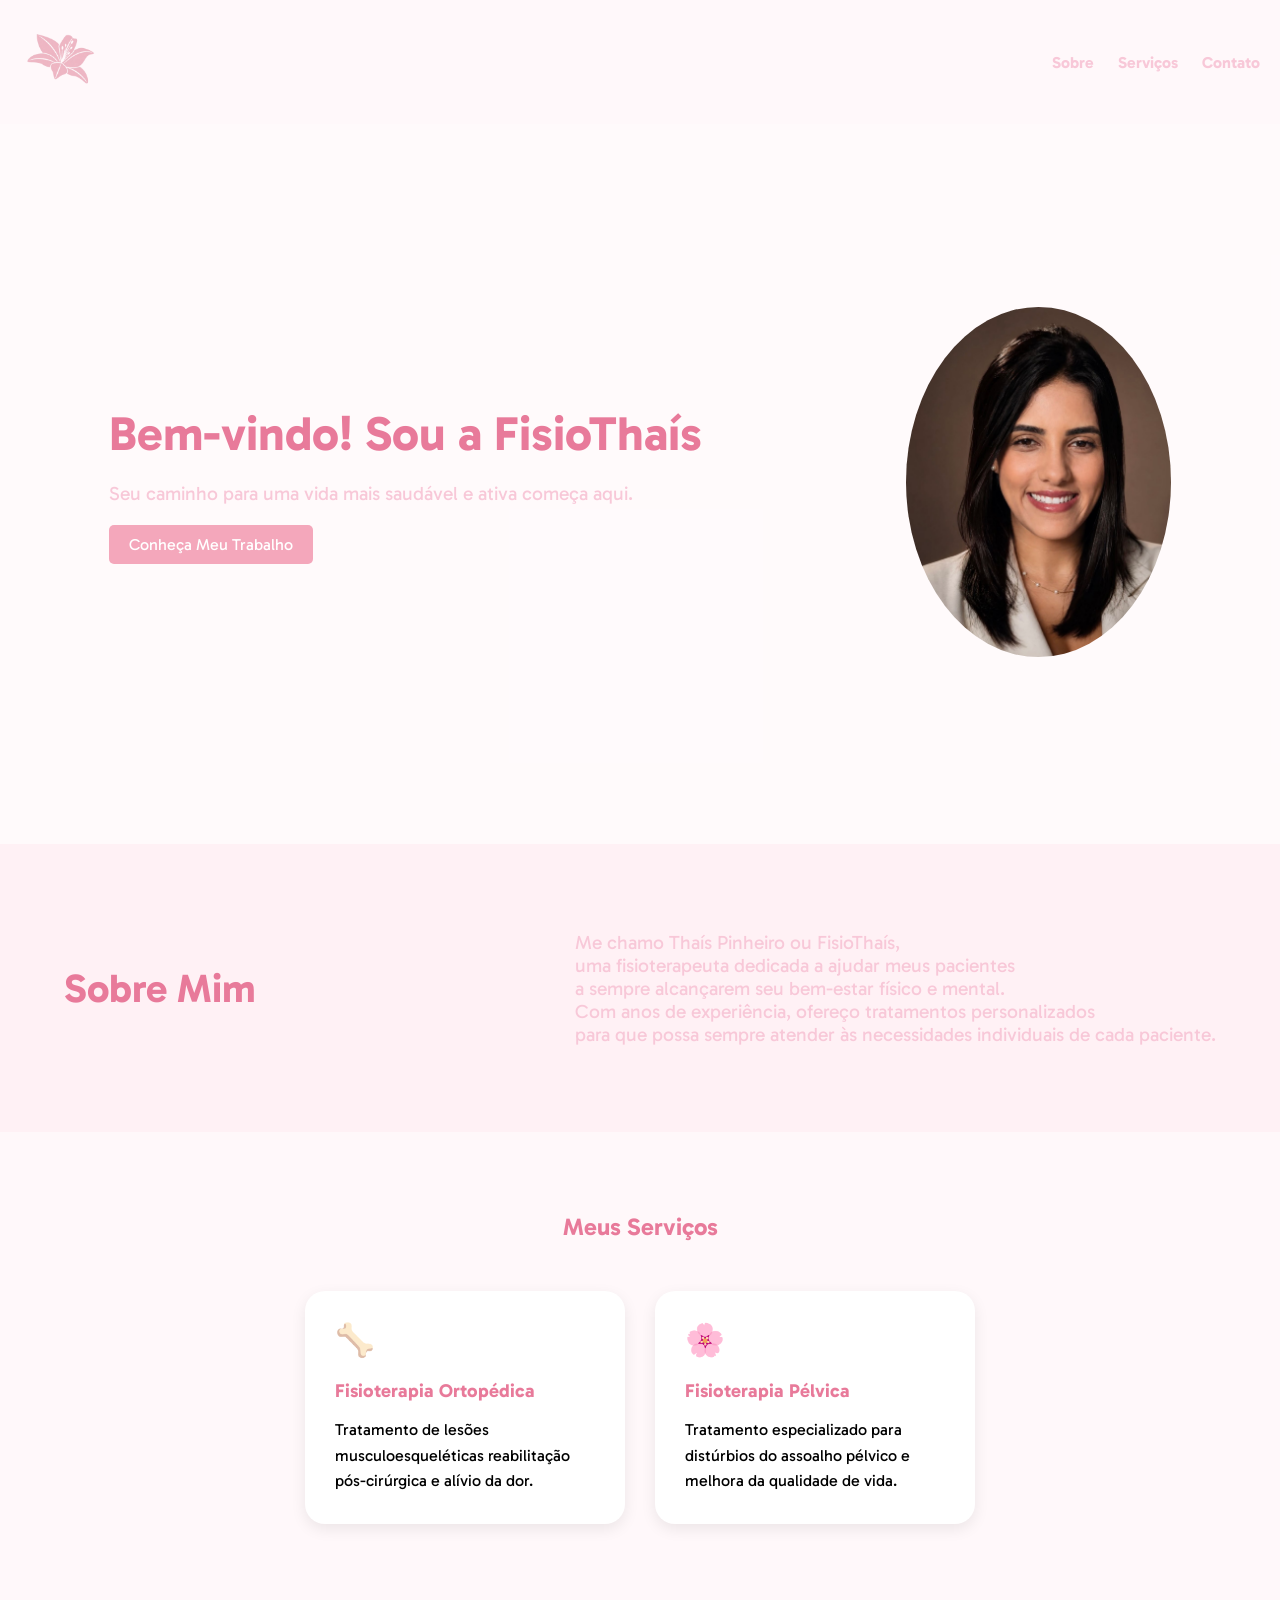
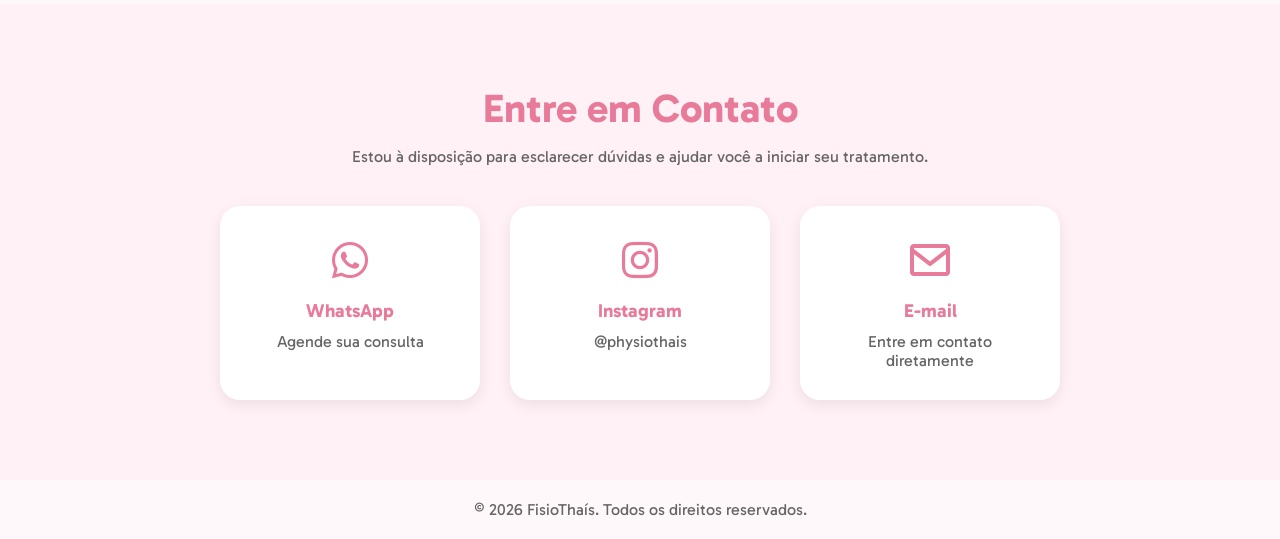
<file: index.html>
<!DOCTYPE html>
<html lang="pt-br">
<head>
    <meta charset="UTF-8">
    <meta name="viewport" content="width=device-width, initial-scale=1.0">
    <link rel="icon" type="image/png" href="/image/logo.png">
    <link href='https://unpkg.com/boxicons@2.1.4/css/boxicons.min.css' rel='stylesheet'>
    <link rel="stylesheet" href="style.css">
    <title>FISIOTERAPEUTA THÁIS PINHEIRO </title>
</head>
<body>
    <header>
        <div class="box-logo">
            <img class="logo" src="/image/logo.png" alt="logo FisioThaís">
        </div>
        <nav>
            <a href="#sobre">Sobre</a>
            <a href="#servicos">Serviços</a>
            <a href="#contato">Contato</a>
        </nav>
    </header>
    <main>
        <section class="hero">
            <div class="container">
                <div>
                    <h1>Bem-vindo! Sou a FisioThaís</h1>
                    <p>Seu caminho para uma vida mais saudável e ativa começa aqui.</p>
                    <a id="link-servicos" href="#servicos" class="btn">Conheça Meu Trabalho</a>
                </div>
                <div>
                    <img class="hero-image" src="/image/perfil.jpeg" alt="Imagem da Hero">
                </div>
            </div>
        </section>
        <section id="sobre" class="sobre">
            <div class="container">
                <h2>Sobre Mim</h2>
                <p>Me chamo Thaís Pinheiro ou FisioThaís, <br> uma fisioterapeuta dedicada a ajudar meus pacientes <br> a sempre  alcançarem seu bem-estar físico e mental. <br> Com anos de experiência, ofereço tratamentos personalizados <br> para que possa sempre atender às necessidades individuais de cada paciente.</p>
            </div>
        </section>
        <section id="servicos" class="servicos">
            <div class="container">
                <h2>Meus Serviços</h2>

                <div class="servicos-grid">
                    <div class="servico-item">
                        <div class="servico-icon">
                            🦴
                        </div>
                        <h3>Fisioterapia Ortopédica</h3>
                        <p> Tratamento de lesões musculoesqueléticas            reabilitação pós-cirúrgica e alívio da dor.
                        </p>
                    </div>
                    <div class="servico-item">
                        <div class="servico-icon">
                            🌸
                        </div>
                        <h3>Fisioterapia Pélvica</h3>
                        <p>Tratamento especializado para distúrbios do assoalho pélvico e melhora da qualidade de vida.
                        </p>
                    </div>
                </div>
            </div>
        </section>
        <section id="contato" class="contato">
            <div class="container">
                <h2>Entre em Contato</h2>
                <p>Estou à disposição para esclarecer dúvidas e ajudar você a iniciar seu tratamento.
                </p>
            </div>
            <div class="contato-grid">
                <a href="https://wa.me/55619" class="contato-card"
                target="_blank">
                    <i class='bx bxl-whatsapp'></i>
                    <h3>WhatsApp</h3>
                    <span>Agende sua consulta</span>
                </a>
                <a href="https://www.instagram.com/physiothais" class="contato-card" target="_blank"> 
                    <i class='bx bxl-instagram'></i>
                    <h3>Instagram</h3>
                    <span>@physiothais</span>
                </a>
                <a href="#" class="contato-card" target="_blank">
                    <i class='bx bx-envelope'></i>
                    <h3>E-mail</h3>
                    <span>Entre em contato diretamente</span>
                </a> 
            </div>
        </div>
    </section>
    </main>
    <footer>
    <div class="container">
        <p>&copy; 2026 FisioThaís. Todos os direitos reservados.</p>
    </div>
    </footer>
</body>
</html>
</file>
<file: style.css>
@import url('https://fonts.googleapis.com/css2?family=Gabarito:wght@400..900&display=swap');
*{
    margin: 0;
    padding: 0;
    box-sizing: border-box;
    font-family: 'Gabarito', sans-serif;
}
:root {
    --primary-color: #fce8ee;
    --secondary-color: #fff1f5;
    --accent-color: #f8c8d8;
    --highlight-color: #f4a7bb;
    --dark-color: #e87a9a;
    --light-color: #fff8fa;
}

body{
    font-family: Gabarito, sans-serif;
}

/* Container */
.container {
    width: 90%;
    max-width: 1200px;
    margin: 0 auto;
}

/* Header */
header {
    display: flex;
    justify-content: space-between;
    align-items: center;
    padding: 20px;
    background-color: var(--light-color);
}
nav a {
    margin-left: 20px;
    text-decoration: none;
    color: var(--accent-color);
    font-weight: bold;
}
nav a:hover {
    color: var(--highlight-color);
}
.box-logo .logo {
    width: 80px;
}

/* Seção Hero */
.hero {
    display: flex;
    justify-content: space-between;
    align-items: center;
    padding: 50px;
    width: 100%;
    height: 80vh;
    background-color: #fff8faad;
}
.hero .container {
    display: flex;
    flex-direction: row;
    justify-content: space-between;
    align-items: center;
    gap: 180px;
}
.hero .container h1 {
    font-size: 3rem;
    color: var(--dark-color);
}
.hero .container p {
    font-size: 1.2rem;
    color: var(--accent-color);
    margin: 20px 0;
}
.hero .container img {
    max-width: 380px;
    height: 350px;
    object-fit: cover;
    border-radius: 50%;
}
.hero a{
    display: inline-block;
    padding: 10px 20px;
    background-color: var(--highlight-color);
    color: white;
    text-decoration: none;
    border-radius: 5px;
    transition: .3s;
}

/* Seção Sobre */
.sobre{
    display: flex;
    justify-content: center;
    flex-direction: row;
    align-items: center;
    width: 100%;
    height: 32vh;
    background-color: var(--secondary-color);
    
}
.sobre .container {
    display: flex;
    flex-direction: row;
    justify-content: space-between;
    align-items: center;
    gap: 150px;
    margin: 0 auto;
}
.sobre .container h2 {
    font-size: 2.5rem;
    color: var(--dark-color);
}
.sobre .container p {
    font-size: 1.2rem;
    color: var(--accent-color);
    margin: 20px 0;
}

/* Seção de Serviços */
.servicos{
    padding: 80px 0;
    background-color: var(--light-color);
    
}
.servicos h2{
    text-align: center;
    margin-bottom: 50px;
    color: var(--dark-color);
}
.servicos-grid{
    display: flex;
    justify-content: center;
    flex-wrap: wrap;
    flex-direction: row;
    gap: 30px;
}
.servico-item{
    background-color: white;
    width: 320px;
    padding: 30px;
    border-radius: 20px;
    box-shadow: 0 5px 15px rgba(0,0,0,.08);
    transition: .3s;
}
.servico-item:hover{
    transform: translateY(-8px);
}
.servico-icon{
    font-size: 2rem;
    margin-bottom: 20px;
}
.servico-item h3{
    color: var(--dark-color);
    margin-bottom: 15px;
}
.servico-item p{
    line-height: 1.6;
}

/* Seção Contato */
.contato{
    padding: 80px 0;
    background-color: var(--secondary-color);
}
.contato h2{
    text-align: center;
    color: var(--dark-color);
    font-size: 2.5rem;
    margin-bottom: 15px;
}
.contato p{
    text-align: center;
    max-width: 600px;
    margin: 0 auto 40px;
    color: #666;
}
.contato-grid{
    display: flex;
    justify-content: center;
    gap: 30px;
    flex-wrap: wrap;
}
.contato-card{
    width: 260px;
    padding: 30px;
    background: white;
    border-radius: 20px;
    text-decoration: none;
    color: #333;
    text-align: center;
    box-shadow: 0 5px 15px rgba(0,0,0,.08);
    transition: 0.3s;
}
.contato-card:hover{
    transform: translateY(-8px);
}
.contato-card i{
    font-size: 3rem;
    color: var(--dark-color);
    margin-bottom: 15px;
}
.contato-card h3{
    color: var(--dark-color);
    margin-bottom: 10px;
}
.contato-card span{
    color: #666;
}

/* Footer */
footer{
    padding: 20px 0;
    text-align: center;
    background-color: var(--light-color);
    color: #666;
}
</file>
